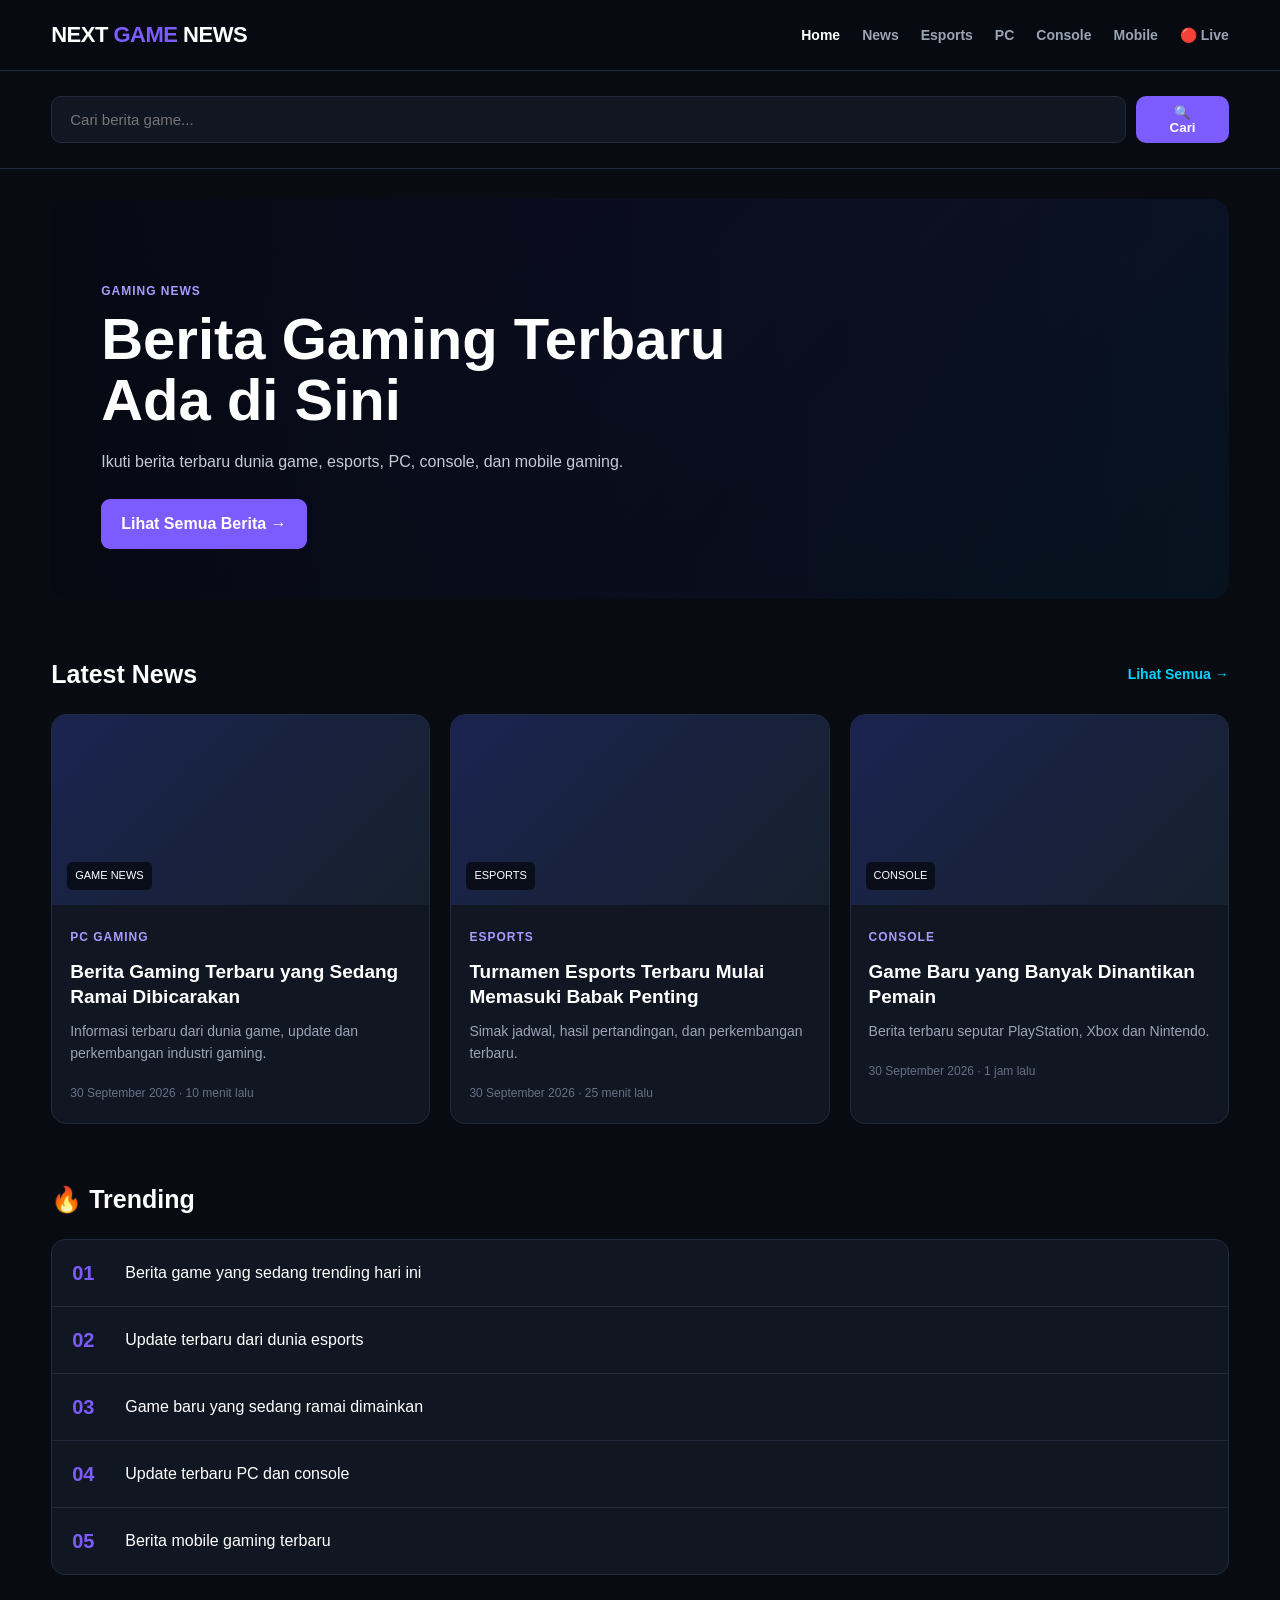
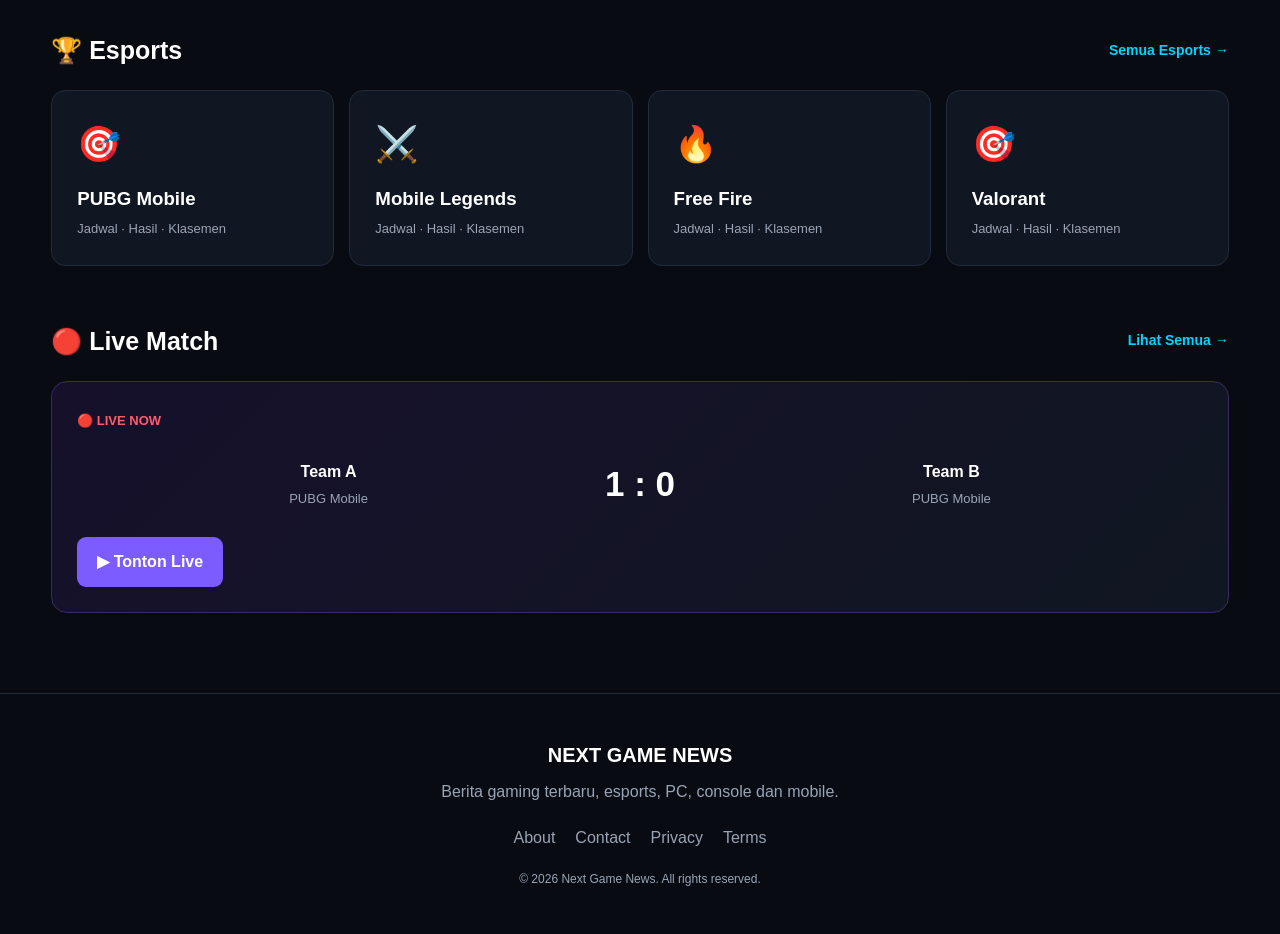
<file: index.html>
<!DOCTYPE html>
<html lang="id">
<head>
    <meta charset="UTF-8">
    <meta name="viewport" content="width=device-width, initial-scale=1.0">

    <title>Next Game News - Berita Gaming Terbaru</title>
    <meta name="description" content="Next Game News - berita gaming terbaru, esports, PC, console dan mobile gaming.">

    <link rel="stylesheet" href="css/style.css">
</head>

<body>

    <!-- HEADER -->
    <header class="site-header">

        <div class="header-container">

            <a href="index.html" class="logo">
                NEXT <span>GAME</span> NEWS
            </a>

            <button class="menu-button" id="menuButton">
                ☰
            </button>

            <nav class="main-nav" id="mainNav">
                <a href="index.html" class="active">Home</a>
                <a href="news.html">News</a>
                <a href="esports.html">Esports</a>
                <a href="#">PC</a>
                <a href="#">Console</a>
                <a href="#">Mobile</a>
                <a href="live.html">🔴 Live</a>
            </nav>

        </div>

    </header>


    <!-- SEARCH -->
    <section class="search-section">

        <div class="container">

            <form class="search-box" action="search.html">

                <input
                    type="search"
                    name="q"
                    placeholder="Cari berita game..."
                    aria-label="Cari berita game"
                >

                <button type="submit">
                    🔍 Cari
                </button>

            </form>

        </div>

    </section>


    <!-- MAIN CONTENT -->
    <main>

        <div class="container">


            <!-- HERO -->
            <section class="hero">

                <div class="hero-content">

                    <span class="category">
                        GAMING NEWS
                    </span>

                    <h1>
                        Berita Gaming Terbaru
                        Ada di Sini
                    </h1>

                    <p>
                        Ikuti berita terbaru dunia game,
                        esports, PC, console, dan mobile gaming.
                    </p>

                    <a href="news.html" class="button">
                        Lihat Semua Berita →
                    </a>

                </div>

            </section>


            <!-- LATEST NEWS -->
            <section class="section">

                <div class="section-title">

                    <h2>
                        Latest News
                    </h2>

                    <a href="news.html">
                        Lihat Semua →
                    </a>

                </div>


                <div class="news-grid">


                    <!-- NEWS 1 -->
                    <article class="news-card">

                        <div class="news-image">
                            <span>GAME NEWS</span>
                        </div>

                        <div class="news-content">

                            <span class="category">
                                PC GAMING
                            </span>

                            <h3>
                                Berita Gaming Terbaru yang Sedang Ramai Dibicarakan
                            </h3>

                            <p>
                                Informasi terbaru dari dunia game,
                                update dan perkembangan industri gaming.
                            </p>

                            <small>
                                30 September 2026 · 10 menit lalu
                            </small>

                        </div>

                    </article>


                    <!-- NEWS 2 -->
                    <article class="news-card">

                        <div class="news-image">
                            <span>ESPORTS</span>
                        </div>

                        <div class="news-content">

                            <span class="category">
                                ESPORTS
                            </span>

                            <h3>
                                Turnamen Esports Terbaru Mulai Memasuki Babak Penting
                            </h3>

                            <p>
                                Simak jadwal, hasil pertandingan,
                                dan perkembangan terbaru.
                            </p>

                            <small>
                                30 September 2026 · 25 menit lalu
                            </small>

                        </div>

                    </article>


                    <!-- NEWS 3 -->
                    <article class="news-card">

                        <div class="news-image">
                            <span>CONSOLE</span>
                        </div>

                        <div class="news-content">

                            <span class="category">
                                CONSOLE
                            </span>

                            <h3>
                                Game Baru yang Banyak Dinantikan Pemain
                            </h3>

                            <p>
                                Berita terbaru seputar PlayStation,
                                Xbox dan Nintendo.
                            </p>

                            <small>
                                30 September 2026 · 1 jam lalu
                            </small>

                        </div>

                    </article>


                </div>

            </section>



            <!-- TRENDING -->
            <section class="section">

                <div class="section-title">

                    <h2>
                        🔥 Trending
                    </h2>

                </div>


                <div class="trending-list">

                    <a href="#">
                        <span>01</span>
                        Berita game yang sedang trending hari ini
                    </a>

                    <a href="#">
                        <span>02</span>
                        Update terbaru dari dunia esports
                    </a>

                    <a href="#">
                        <span>03</span>
                        Game baru yang sedang ramai dimainkan
                    </a>

                    <a href="#">
                        <span>04</span>
                        Update terbaru PC dan console
                    </a>

                    <a href="#">
                        <span>05</span>
                        Berita mobile gaming terbaru
                    </a>

                </div>

            </section>



            <!-- ESPORTS -->
            <section class="section">

                <div class="section-title">

                    <h2>
                        🏆 Esports
                    </h2>

                    <a href="esports.html">
                        Semua Esports →
                    </a>

                </div>


                <div class="esports-grid">


                    <a href="esports.html" class="esports-card">

                        <div class="esports-icon">
                            🎯
                        </div>

                        <h3>
                            PUBG Mobile
                        </h3>

                        <p>
                            Jadwal · Hasil · Klasemen
                        </p>

                    </a>


                    <a href="esports.html" class="esports-card">

                        <div class="esports-icon">
                            ⚔️
                        </div>

                        <h3>
                            Mobile Legends
                        </h3>

                        <p>
                            Jadwal · Hasil · Klasemen
                        </p>

                    </a>


                    <a href="esports.html" class="esports-card">

                        <div class="esports-icon">
                            🔥
                        </div>

                        <h3>
                            Free Fire
                        </h3>

                        <p>
                            Jadwal · Hasil · Klasemen
                        </p>

                    </a>


                    <a href="esports.html" class="esports-card">

                        <div class="esports-icon">
                            🎯
                        </div>

                        <h3>
                            Valorant
                        </h3>

                        <p>
                            Jadwal · Hasil · Klasemen
                        </p>

                    </a>


                </div>

            </section>



            <!-- LIVE MATCH -->
            <section class="section">

                <div class="section-title">

                    <h2>
                        🔴 Live Match
                    </h2>

                    <a href="live.html">
                        Lihat Semua →
                    </a>

                </div>


                <div class="live-card">

                    <div class="live-status">
                        🔴 LIVE NOW
                    </div>

                    <div class="match">

                        <div class="team">
                            <strong>
                                Team A
                            </strong>

                            <span>
                                PUBG Mobile
                            </span>
                        </div>


                        <div class="score">
                            1 : 0
                        </div>


                        <div class="team">
                            <strong>
                                Team B
                            </strong>

                            <span>
                                PUBG Mobile
                            </span>
                        </div>

                    </div>


                    <a href="live.html" class="watch-button">
                        ▶ Tonton Live
                    </a>

                </div>

            </section>


        </div>

    </main>



    <!-- FOOTER -->
    <footer class="site-footer">

        <div class="container">

            <div class="footer-logo">
                NEXT GAME NEWS
            </div>

            <p>
                Berita gaming terbaru, esports,
                PC, console dan mobile.
            </p>

            <div class="footer-links">

                <a href="#">
                    About
                </a>

                <a href="#">
                    Contact
                </a>

                <a href="#">
                    Privacy
                </a>

                <a href="#">
                    Terms
                </a>

            </div>

            <p class="copyright">
                © 2026 Next Game News. All rights reserved.
            </p>

        </div>

    </footer>


    <!-- JAVASCRIPT -->
    <script src="js/app.js"></script>

</body>
  </html>
</file>
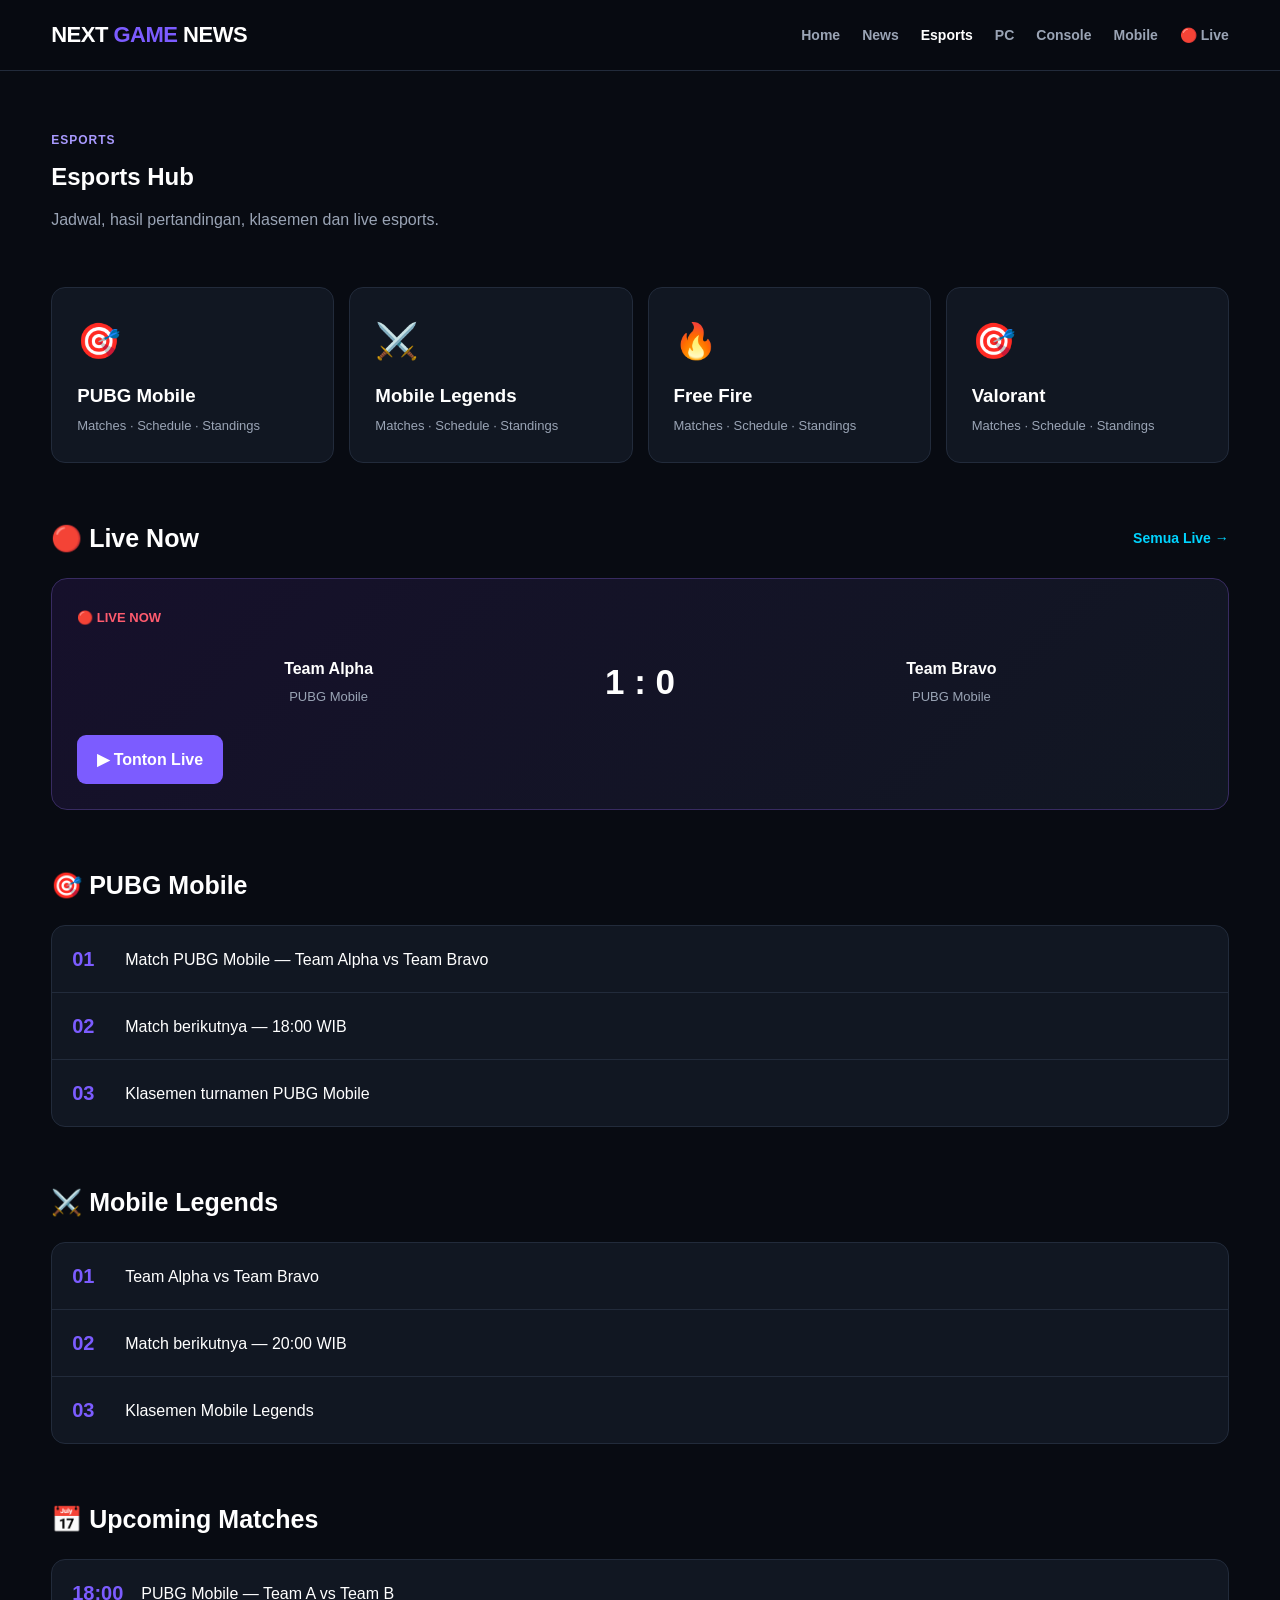
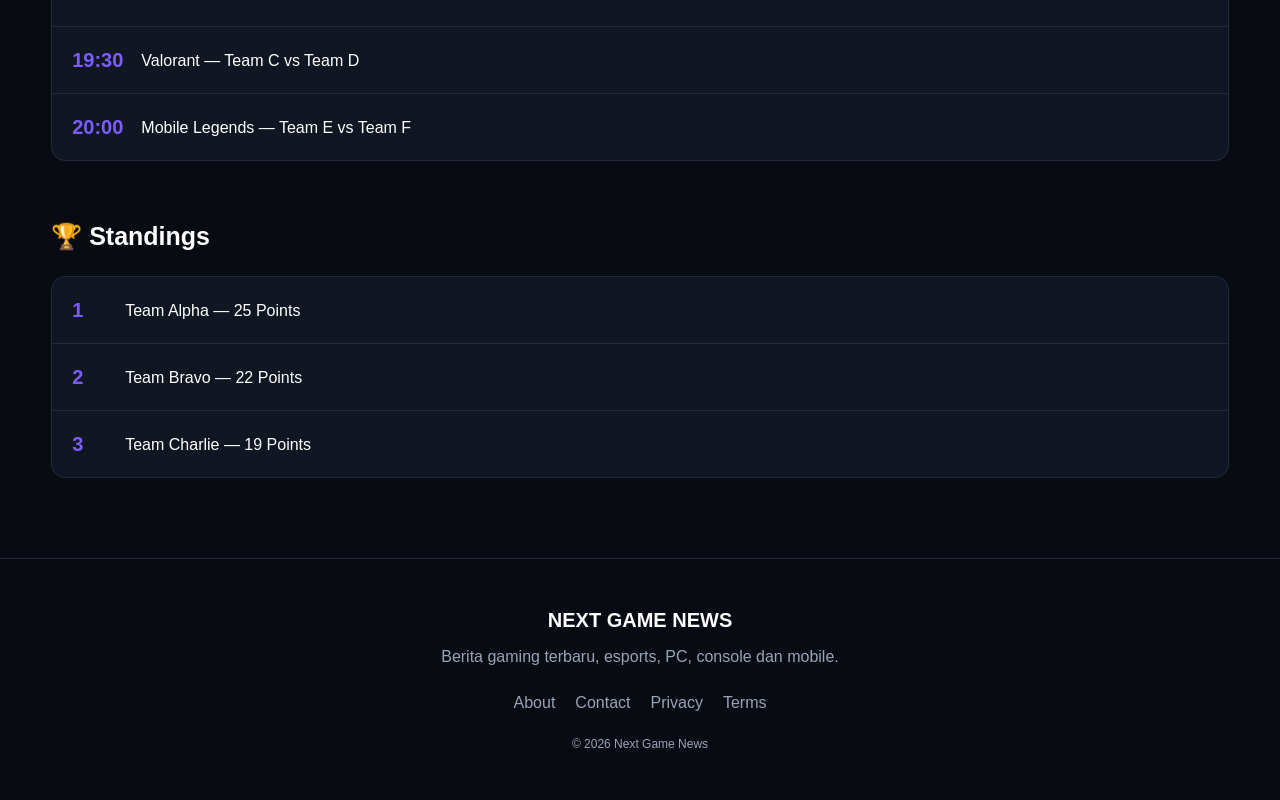
<file: esports.html>
<!DOCTYPE html>
<html lang="id">

<head>

    <meta charset="UTF-8">

    <meta name="viewport"
          content="width=device-width, initial-scale=1.0">

    <title>Esports - Next Game News</title>

    <link rel="stylesheet"
          href="css/style.css">

</head>


<body>


<header class="site-header">

    <div class="header-container">

        <a href="index.html"
           class="logo">

            NEXT <span>GAME</span> NEWS

        </a>


        <button class="menu-button"
                id="menuButton">

            ☰

        </button>


        <nav class="main-nav"
             id="mainNav">

            <a href="index.html">
                Home
            </a>

            <a href="news.html">
                News
            </a>

            <a href="esports.html"
               class="active">

                Esports

            </a>

            <a href="#">
                PC
            </a>

            <a href="#">
                Console
            </a>

            <a href="#">
                Mobile
            </a>

            <a href="live.html">
                🔴 Live
            </a>

        </nav>

    </div>

</header>



<main>

<div class="container">


    <!-- TITLE -->

    <section class="section">

        <span class="category">
            ESPORTS
        </span>


        <h1>
            Esports Hub
        </h1>


        <p style="color:#9aa4b5;
                  margin-top:10px;">

            Jadwal, hasil pertandingan,
            klasemen dan live esports.

        </p>

    </section>



    <!-- GAME NAVIGATION -->

    <section class="section">

        <div class="esports-grid">


            <a href="#pubg"
               class="esports-card">

                <div class="esports-icon">
                    🎯
                </div>

                <h3>
                    PUBG Mobile
                </h3>

                <p>
                    Matches · Schedule · Standings
                </p>

            </a>



            <a href="#mlbb"
               class="esports-card">

                <div class="esports-icon">
                    ⚔️
                </div>

                <h3>
                    Mobile Legends
                </h3>

                <p>
                    Matches · Schedule · Standings
                </p>

            </a>



            <a href="#freefire"
               class="esports-card">

                <div class="esports-icon">
                    🔥
                </div>

                <h3>
                    Free Fire
                </h3>

                <p>
                    Matches · Schedule · Standings
                </p>

            </a>



            <a href="#valorant"
               class="esports-card">

                <div class="esports-icon">
                    🎯
                </div>

                <h3>
                    Valorant
                </h3>

                <p>
                    Matches · Schedule · Standings
                </p>

            </a>


        </div>

    </section>



    <!-- LIVE MATCH -->

    <section class="section">


        <div class="section-title">

            <h2>
                🔴 Live Now
            </h2>

            <a href="live.html">
                Semua Live →
            </a>

        </div>



        <div class="live-card">


            <div class="live-status">

                🔴 LIVE NOW

            </div>



            <div class="match">


                <div class="team">

                    <strong>
                        Team Alpha
                    </strong>

                    <span>
                        PUBG Mobile
                    </span>

                </div>



                <div class="score">

                    1 : 0

                </div>



                <div class="team">

                    <strong>
                        Team Bravo
                    </strong>

                    <span>
                        PUBG Mobile
                    </span>

                </div>


            </div>



            <a href="live.html"
               class="watch-button">

                ▶ Tonton Live

            </a>


        </div>


    </section>



    <!-- PUBG -->

    <section class="section"
             id="pubg">


        <div class="section-title">

            <h2>
                🎯 PUBG Mobile
            </h2>

        </div>



        <div class="trending-list">


            <a href="#">

                <span>
                    01
                </span>

                Match PUBG Mobile
                — Team Alpha vs Team Bravo

            </a>


            <a href="#">

                <span>
                    02
                </span>

                Match berikutnya
                — 18:00 WIB

            </a>


            <a href="#">

                <span>
                    03
                </span>

                Klasemen turnamen PUBG Mobile

            </a>


        </div>


    </section>



    <!-- MLBB -->

    <section class="section"
             id="mlbb">


        <div class="section-title">

            <h2>
                ⚔️ Mobile Legends
            </h2>

        </div>



        <div class="trending-list">


            <a href="#">

                <span>
                    01
                </span>

                Team Alpha vs Team Bravo

            </a>


            <a href="#">

                <span>
                    02
                </span>

                Match berikutnya
                — 20:00 WIB

            </a>


            <a href="#">

                <span>
                    03
                </span>

                Klasemen Mobile Legends

            </a>


        </div>


    </section>



    <!-- SCHEDULE -->

    <section class="section">


        <div class="section-title">

            <h2>
                📅 Upcoming Matches
            </h2>

        </div>



        <div class="trending-list">


            <a href="#">

                <span>
                    18:00
                </span>

                PUBG Mobile
                — Team A vs Team B

            </a>


            <a href="#">

                <span>
                    19:30
                </span>

                Valorant
                — Team C vs Team D

            </a>


            <a href="#">

                <span>
                    20:00
                </span>

                Mobile Legends
                — Team E vs Team F

            </a>


        </div>


    </section>



    <!-- STANDINGS -->

    <section class="section">


        <div class="section-title">

            <h2>
                🏆 Standings
            </h2>

        </div>



        <div class="trending-list">


            <a href="#">

                <span>1</span>

                Team Alpha
                — 25 Points

            </a>


            <a href="#">

                <span>2</span>

                Team Bravo
                — 22 Points

            </a>


            <a href="#">

                <span>3</span>

                Team Charlie
                — 19 Points

            </a>


        </div>


    </section>


</div>

</main>



<footer class="site-footer">

    <div class="container">

        <div class="footer-logo">
            NEXT GAME NEWS
        </div>


        <p>
            Berita gaming terbaru,
            esports, PC, console dan mobile.
        </p>


        <div class="footer-links">

            <a href="#">
                About
            </a>

            <a href="#">
                Contact
            </a>

            <a href="#">
                Privacy
            </a>

            <a href="#">
                Terms
            </a>

        </div>


        <p class="copyright">
            © 2026 Next Game News
        </p>

    </div>

</footer>



<script src="js/app.js"></script>

</body>

</html>
</file>
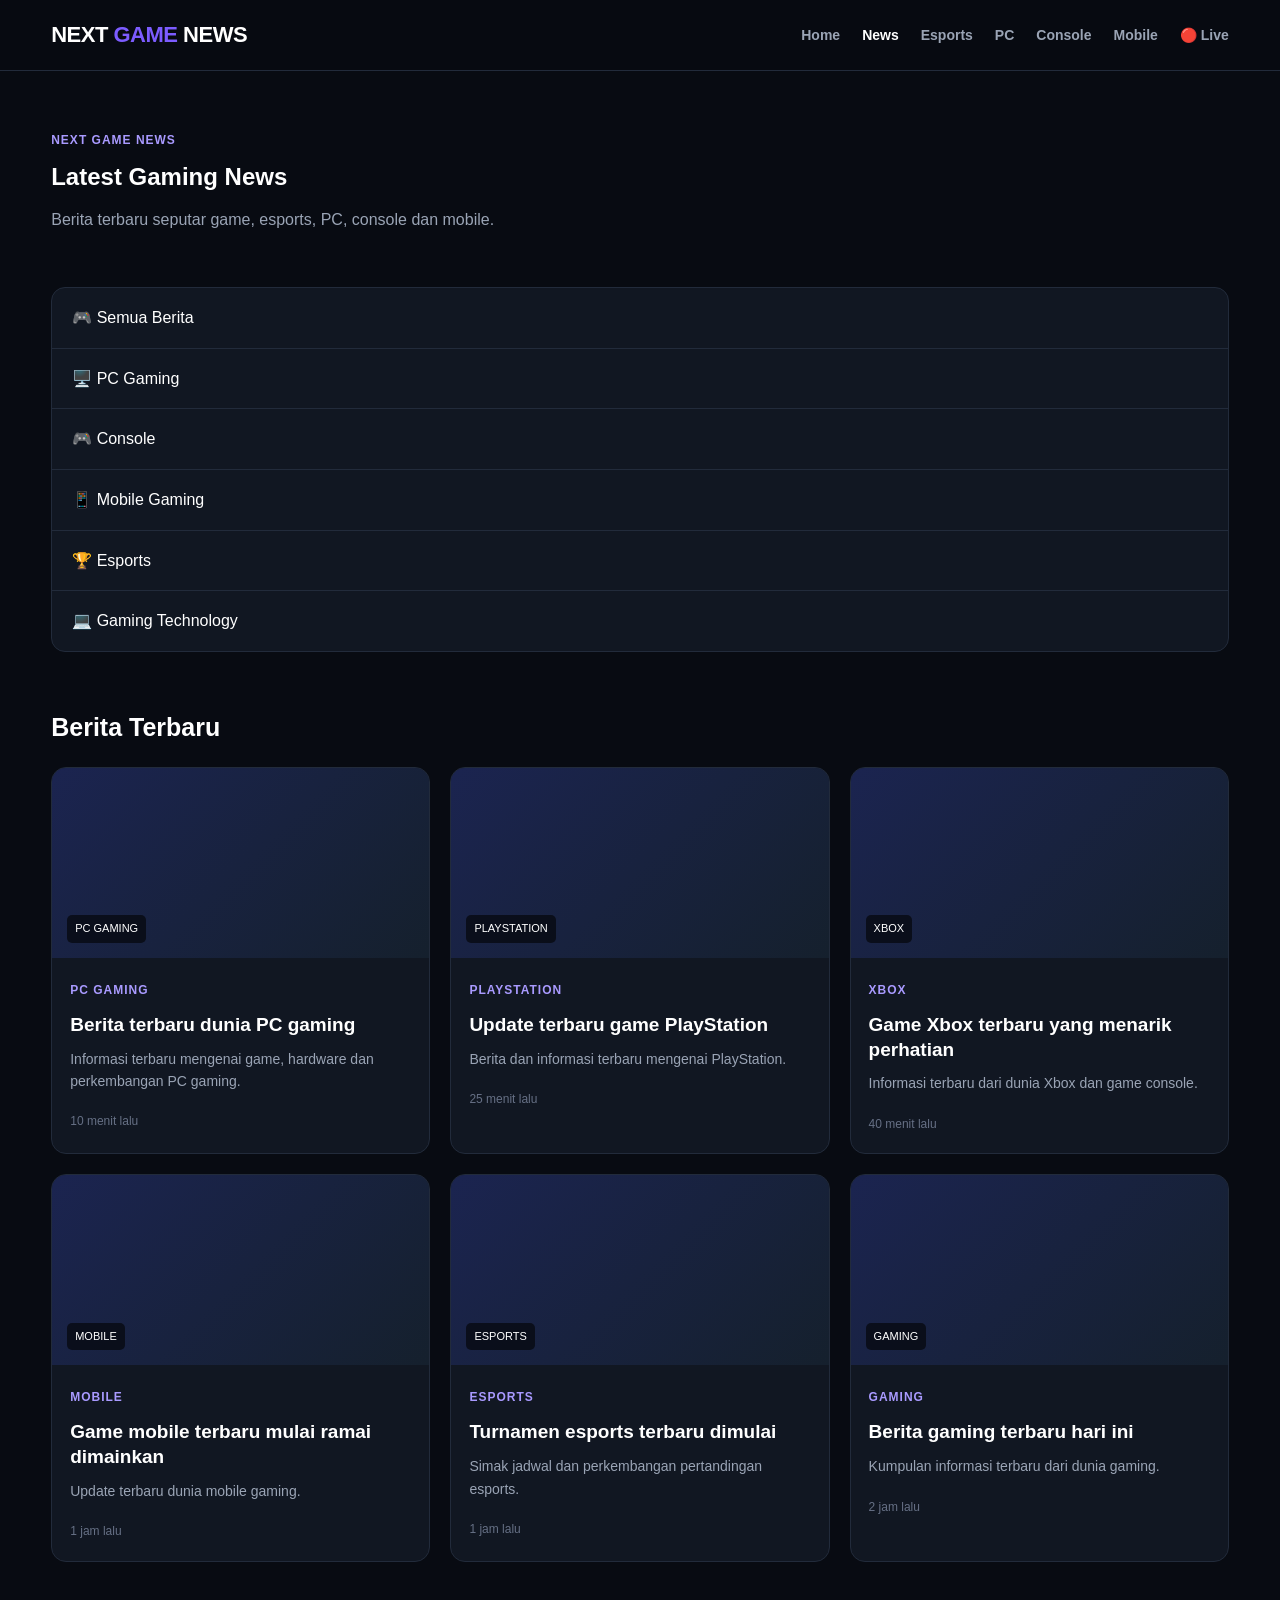
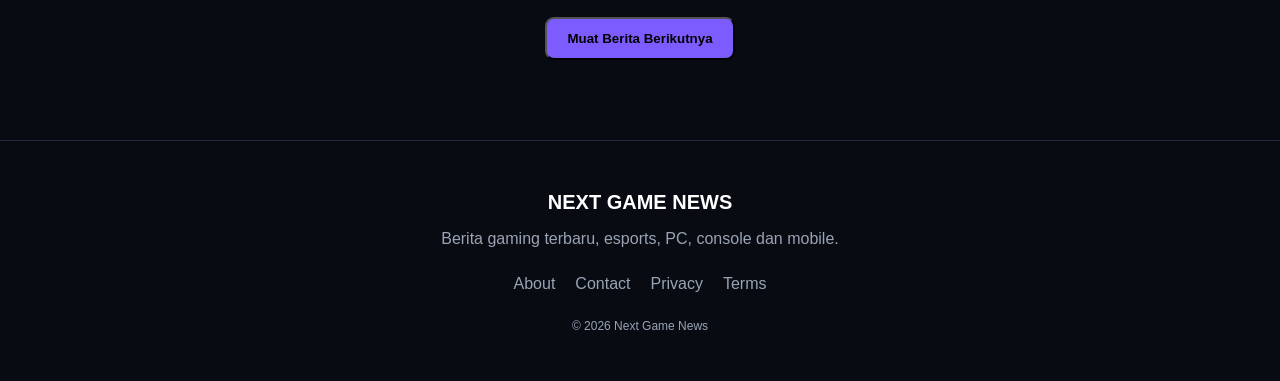
<file: news.html>
<!DOCTYPE html>
<html lang="id">
<head>
    <meta charset="UTF-8">
    <meta name="viewport" content="width=device-width, initial-scale=1.0">

    <title>Latest News - Next Game News</title>
    <meta name="description" content="Berita gaming terbaru dari Next Game News.">

    <link rel="stylesheet" href="css/style.css">
</head>

<body>

<header class="site-header">

    <div class="header-container">

        <a href="index.html" class="logo">
            NEXT <span>GAME</span> NEWS
        </a>

        <button class="menu-button" id="menuButton">
            ☰
        </button>

        <nav class="main-nav" id="mainNav">
            <a href="index.html">Home</a>
            <a href="news.html" class="active">News</a>
            <a href="esports.html">Esports</a>
            <a href="#">PC</a>
            <a href="#">Console</a>
            <a href="#">Mobile</a>
            <a href="live.html">🔴 Live</a>
        </nav>

    </div>

</header>


<main>

<div class="container">

    <!-- PAGE TITLE -->
    <section class="section">

        <span class="category">
            NEXT GAME NEWS
        </span>

        <h1>
            Latest Gaming News
        </h1>

        <p style="color:#9aa4b5; margin-top:10px;">
            Berita terbaru seputar game, esports,
            PC, console dan mobile.
        </p>

    </section>


    <!-- CATEGORY FILTER -->
    <section class="section">

        <div class="trending-list">

            <a href="#">
                🎮 Semua Berita
            </a>

            <a href="#">
                🖥️ PC Gaming
            </a>

            <a href="#">
                🎮 Console
            </a>

            <a href="#">
                📱 Mobile Gaming
            </a>

            <a href="#">
                🏆 Esports
            </a>

            <a href="#">
                💻 Gaming Technology
            </a>

        </div>

    </section>


    <!-- NEWS -->
    <section class="section">

        <div class="section-title">

            <h2>
                Berita Terbaru
            </h2>

        </div>


        <div class="news-grid">


            <article class="news-card">

                <div class="news-image">
                    <span>PC GAMING</span>
                </div>

                <div class="news-content">

                    <span class="category">
                        PC GAMING
                    </span>

                    <h3>
                        Berita terbaru dunia PC gaming
                    </h3>

                    <p>
                        Informasi terbaru mengenai game,
                        hardware dan perkembangan PC gaming.
                    </p>

                    <small>
                        10 menit lalu
                    </small>

                </div>

            </article>


            <article class="news-card">

                <div class="news-image">
                    <span>PLAYSTATION</span>
                </div>

                <div class="news-content">

                    <span class="category">
                        PLAYSTATION
                    </span>

                    <h3>
                        Update terbaru game PlayStation
                    </h3>

                    <p>
                        Berita dan informasi terbaru
                        mengenai PlayStation.
                    </p>

                    <small>
                        25 menit lalu
                    </small>

                </div>

            </article>


            <article class="news-card">

                <div class="news-image">
                    <span>XBOX</span>
                </div>

                <div class="news-content">

                    <span class="category">
                        XBOX
                    </span>

                    <h3>
                        Game Xbox terbaru yang menarik perhatian
                    </h3>

                    <p>
                        Informasi terbaru dari dunia Xbox
                        dan game console.
                    </p>

                    <small>
                        40 menit lalu
                    </small>

                </div>

            </article>


            <article class="news-card">

                <div class="news-image">
                    <span>MOBILE</span>
                </div>

                <div class="news-content">

                    <span class="category">
                        MOBILE
                    </span>

                    <h3>
                        Game mobile terbaru mulai ramai dimainkan
                    </h3>

                    <p>
                        Update terbaru dunia mobile gaming.
                    </p>

                    <small>
                        1 jam lalu
                    </small>

                </div>

            </article>


            <article class="news-card">

                <div class="news-image">
                    <span>ESPORTS</span>
                </div>

                <div class="news-content">

                    <span class="category">
                        ESPORTS
                    </span>

                    <h3>
                        Turnamen esports terbaru dimulai
                    </h3>

                    <p>
                        Simak jadwal dan perkembangan
                        pertandingan esports.
                    </p>

                    <small>
                        1 jam lalu
                    </small>

                </div>

            </article>


            <article class="news-card">

                <div class="news-image">
                    <span>GAMING</span>
                </div>

                <div class="news-content">

                    <span class="category">
                        GAMING
                    </span>

                    <h3>
                        Berita gaming terbaru hari ini
                    </h3>

                    <p>
                        Kumpulan informasi terbaru
                        dari dunia gaming.
                    </p>

                    <small>
                        2 jam lalu
                    </small>

                </div>

            </article>


        </div>

    </section>


    <!-- LOAD MORE -->
    <section class="section" style="text-align:center;">

        <button class="button" id="loadMore">
            Muat Berita Berikutnya
        </button>

    </section>

</div>

</main>


<footer class="site-footer">

    <div class="container">

        <div class="footer-logo">
            NEXT GAME NEWS
        </div>

        <p>
            Berita gaming terbaru, esports,
            PC, console dan mobile.
        </p>

        <div class="footer-links">

            <a href="#">
                About
            </a>

            <a href="#">
                Contact
            </a>

            <a href="#">
                Privacy
            </a>

            <a href="#">
                Terms
            </a>

        </div>

        <p class="copyright">
            © 2026 Next Game News
        </p>

    </div>

</footer>


<script src="js/app.js"></script>

</body>
  </html>
</file>
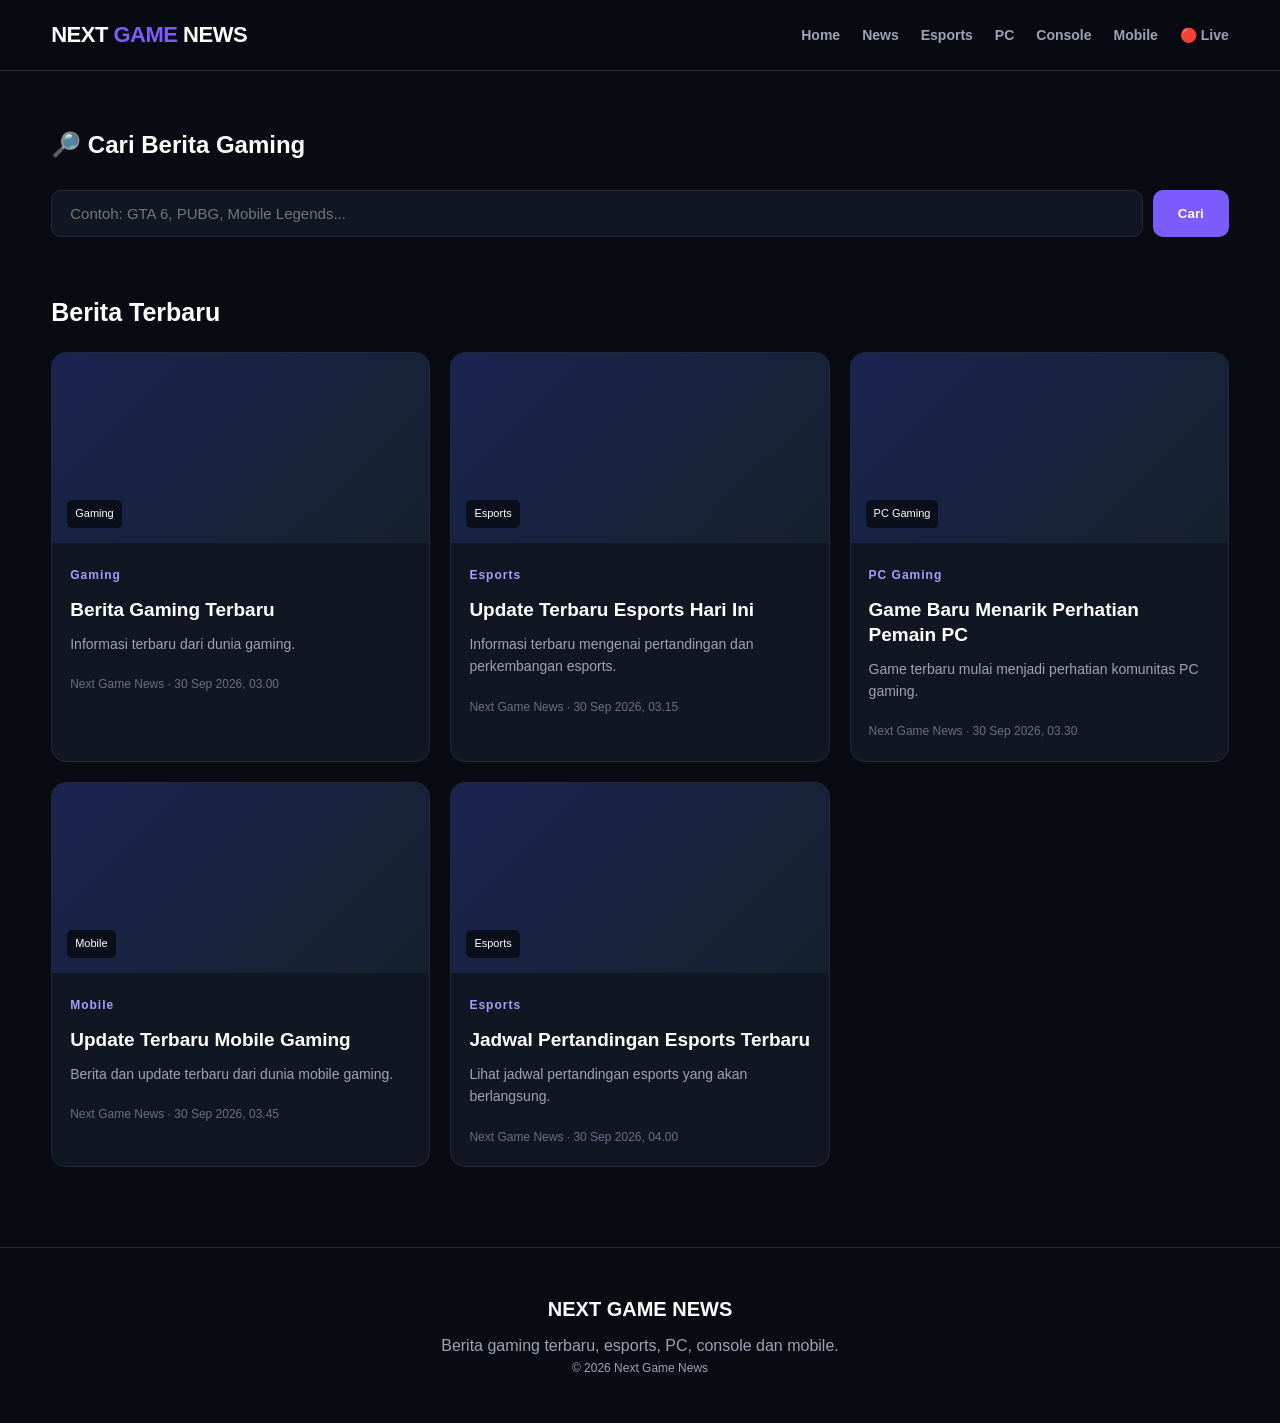
<file: search.html>
<!DOCTYPE html>
<html lang="id">
<head>
    <meta charset="UTF-8">
    <meta name="viewport" content="width=device-width, initial-scale=1.0">

    <title>Search - Next Game News</title>

    <link rel="stylesheet" href="css/style.css">
</head>

<body>

<header class="site-header">

    <div class="header-container">

        <a href="index.html" class="logo">
            NEXT <span>GAME</span> NEWS
        </a>

        <button class="menu-button" id="menuButton">
            ☰
        </button>

        <nav class="main-nav" id="mainNav">
            <a href="index.html">Home</a>
            <a href="news.html">News</a>
            <a href="esports.html">Esports</a>
            <a href="#">PC</a>
            <a href="#">Console</a>
            <a href="#">Mobile</a>
            <a href="live.html">🔴 Live</a>
        </nav>

    </div>

</header>


<main>

    <div class="container">

        <section class="section">

            <h1>
                🔎 Cari Berita Gaming
            </h1>

            <br>

            <form class="search-box" id="searchForm">

                <input
                    type="search"
                    id="searchInput"
                    placeholder="Contoh: GTA 6, PUBG, Mobile Legends..."
                    autocomplete="off"
                >

                <button type="submit">
                    Cari
                </button>

            </form>

        </section>


        <section class="section">

            <div class="section-title">

                <h2 id="searchTitle">
                    Berita Terbaru
                </h2>

            </div>


            <div id="searchResults" class="news-grid">

                <!-- Hasil pencarian akan muncul di sini -->

            </div>

        </section>

    </div>

</main>


<footer class="site-footer">

    <div class="container">

        <div class="footer-logo">
            NEXT GAME NEWS
        </div>

        <p>
            Berita gaming terbaru, esports,
            PC, console dan mobile.
        </p>

        <p class="copyright">
            © 2026 Next Game News
        </p>

    </div>

</footer>


<script src="js/app.js"></script>
<script src="js/search.js"></script>

</body>
</html>
</file>
<file: css/style.css>
* {
    margin: 0;
    padding: 0;
    box-sizing: border-box;
}

:root {
    --bg: #080b12;
    --card: #111722;
    --card-hover: #171e2c;
    --text: #ffffff;
    --muted: #9aa4b5;
    --border: #222b3b;
    --accent: #7c5cff;
    --accent-2: #00d4ff;
}

body {
    font-family: Arial, Helvetica, sans-serif;
    background: var(--bg);
    color: var(--text);
    line-height: 1.6;
}

a {
    color: inherit;
    text-decoration: none;
}

.container {
    width: min(1180px, 92%);
    margin: auto;
}


/* =========================
   HEADER
========================= */

.site-header {
    position: sticky;
    top: 0;
    z-index: 1000;
    background: rgba(8, 11, 18, 0.95);
    border-bottom: 1px solid var(--border);
    backdrop-filter: blur(10px);
}

.header-container {
    width: min(1180px, 92%);
    margin: auto;

    min-height: 70px;

    display: flex;
    align-items: center;
    justify-content: space-between;
    gap: 25px;
}

.logo {
    font-size: 22px;
    font-weight: 900;
    letter-spacing: -0.5px;
    white-space: nowrap;
}

.logo span {
    color: var(--accent);
}

.main-nav {
    display: flex;
    align-items: center;
    gap: 22px;
}

.main-nav a {
    color: var(--muted);
    font-size: 14px;
    font-weight: 600;
    transition: 0.2s;
}

.main-nav a:hover,
.main-nav a.active {
    color: white;
}

.menu-button {
    display: none;
    border: 0;
    background: transparent;
    color: white;
    font-size: 25px;
    cursor: pointer;
}


/* =========================
   SEARCH
========================= */

.search-section {
    padding: 25px 0;
    border-bottom: 1px solid var(--border);
}

.search-box {
    display: flex;
    gap: 10px;
}

.search-box input {
    width: 100%;
    padding: 14px 18px;

    border: 1px solid var(--border);
    border-radius: 10px;

    background: var(--card);
    color: white;

    outline: none;
    font-size: 15px;
}

.search-box input:focus {
    border-color: var(--accent);
}

.search-box button {
    border: none;
    border-radius: 10px;

    padding: 0 25px;

    background: var(--accent);
    color: white;

    font-weight: bold;
    cursor: pointer;
}

.search-box button:hover {
    opacity: 0.9;
}


/* =========================
   HERO
========================= */

.hero {
    min-height: 400px;

    margin-top: 30px;

    border-radius: 18px;

    padding: 50px;

    display: flex;
    align-items: flex-end;

    background:
        linear-gradient(
            90deg,
            rgba(5, 8, 15, 0.95),
            rgba(5, 8, 15, 0.45)
        ),
        linear-gradient(
            135deg,
            #201650,
            #071c2b
        );

    overflow: hidden;
}

.hero-content {
    max-width: 650px;
}

.category {
    display: inline-block;

    color: #a99aff;

    font-size: 12px;
    font-weight: 800;

    letter-spacing: 1px;

    margin-bottom: 8px;
}

.hero h1 {
    font-size: clamp(32px, 5vw, 58px);

    line-height: 1.05;

    margin-bottom: 18px;
}

.hero p {
    color: #c4cad6;

    max-width: 600px;

    margin-bottom: 25px;
}

.button,
.watch-button {
    display: inline-block;

    background: var(--accent);

    padding: 12px 20px;

    border-radius: 9px;

    font-weight: bold;

    transition: 0.2s;
}

.button:hover,
.watch-button:hover {
    transform: translateY(-2px);
}


/* =========================
   SECTION
========================= */

.section {
    margin-top: 55px;
}

.section-title {
    display: flex;
    justify-content: space-between;
    align-items: center;

    margin-bottom: 20px;
}

.section-title h2 {
    font-size: 25px;
}

.section-title a {
    color: var(--accent-2);

    font-size: 14px;
    font-weight: bold;
}


/* =========================
   NEWS
========================= */

.news-grid {
    display: grid;

    grid-template-columns:
        repeat(3, 1fr);

    gap: 20px;
}

.news-card {
    background: var(--card);

    border: 1px solid var(--border);

    border-radius: 15px;

    overflow: hidden;

    transition: 0.25s;
}

.news-card:hover {
    transform: translateY(-5px);

    background: var(--card-hover);
}

.news-image {
    height: 190px;

    display: flex;

    align-items: flex-end;

    padding: 15px;

    background:
        linear-gradient(
            135deg,
            #1b2450,
            #15202d
        );
}

.news-image span {
    background: rgba(0, 0, 0, 0.6);

    padding: 5px 8px;

    border-radius: 5px;

    font-size: 11px;
}

.news-content {
    padding: 18px;
}

.news-content h3 {
    font-size: 19px;

    line-height: 1.3;

    margin: 5px 0 10px;
}

.news-content p {
    color: var(--muted);

    font-size: 14px;

    margin-bottom: 15px;
}

.news-content small {
    color: #667085;

    font-size: 12px;
}


/* =========================
   TRENDING
========================= */

.trending-list {
    background: var(--card);

    border: 1px solid var(--border);

    border-radius: 14px;

    overflow: hidden;
}

.trending-list a {
    display: flex;

    align-items: center;

    gap: 18px;

    padding: 17px 20px;

    border-bottom: 1px solid var(--border);

    transition: 0.2s;
}

.trending-list a:last-child {
    border-bottom: none;
}

.trending-list a:hover {
    background: var(--card-hover);
}

.trending-list span {
    color: var(--accent);

    font-size: 20px;

    font-weight: 900;

    min-width: 35px;
}


/* =========================
   ESPORTS
========================= */

.esports-grid {
    display: grid;

    grid-template-columns:
        repeat(4, 1fr);

    gap: 15px;
}

.esports-card {
    background: var(--card);

    border: 1px solid var(--border);

    border-radius: 14px;

    padding: 25px;

    transition: 0.2s;
}

.esports-card:hover {
    background: var(--card-hover);

    transform: translateY(-4px);
}

.esports-icon {
    font-size: 35px;

    margin-bottom: 12px;
}

.esports-card h3 {
    margin-bottom: 5px;
}

.esports-card p {
    color: var(--muted);

    font-size: 13px;
}


/* =========================
   LIVE MATCH
========================= */

.live-card {
    background:
        linear-gradient(
            135deg,
            #16102b,
            #111722
        );

    border: 1px solid #382b61;

    border-radius: 16px;

    padding: 25px;
}

.live-status {
    display: inline-block;

    color: #ff5b6e;

    font-weight: bold;

    font-size: 13px;

    margin-bottom: 25px;
}

.match {
    display: grid;

    grid-template-columns:
        1fr auto 1fr;

    align-items: center;

    gap: 25px;

    text-align: center;
}

.team {
    display: flex;

    flex-direction: column;

    gap: 5px;
}

.team span {
    color: var(--muted);

    font-size: 13px;
}

.score {
    font-size: 35px;

    font-weight: 900;
}

.watch-button {
    margin-top: 25px;
}


/* =========================
   FOOTER
========================= */

.site-footer {
    margin-top: 80px;

    padding: 45px 0;

    border-top: 1px solid var(--border);

    color: var(--muted);

    text-align: center;
}

.footer-logo {
    color: white;

    font-weight: 900;

    font-size: 20px;

    margin-bottom: 8px;
}

.footer-links {
    display: flex;

    justify-content: center;

    gap: 20px;

    margin: 20px 0;
}

.footer-links a:hover {
    color: white;
}

.copyright {
    font-size: 12px;
}


/* =========================
   MOBILE
========================= */

@media (max-width: 850px) {

    .menu-button {
        display: block;
    }

    .main-nav {
        display: none;

        position: absolute;

        top: 70px;
        left: 0;
        right: 0;

        padding: 20px;

        background: #0b0f18;

        border-bottom: 1px solid var(--border);

        flex-direction: column;

        align-items: flex-start;
    }

    .main-nav.show {
        display: flex;
    }

    .news-grid {
        grid-template-columns:
            repeat(2, 1fr);
    }

    .esports-grid {
        grid-template-columns:
            repeat(2, 1fr);
    }

}


@media (max-width: 600px) {

    .header-container {
        min-height: 60px;
    }

    .logo {
        font-size: 17px;
    }

    .search-box {
        flex-direction: column;
    }

    .search-box button {
        padding: 13px;
    }

    .hero {
        min-height: 380px;

        padding: 30px 25px;
    }

    .news-grid {
        grid-template-columns: 1fr;
    }

    .esports-grid {
        grid-template-columns: 1fr 1fr;
    }

    .match {
        grid-template-columns:
            1fr;

        gap: 12px;
    }

    .score {
        font-size: 28px;
    }

    .section {
        margin-top: 40px;
    }

  }
</file>
